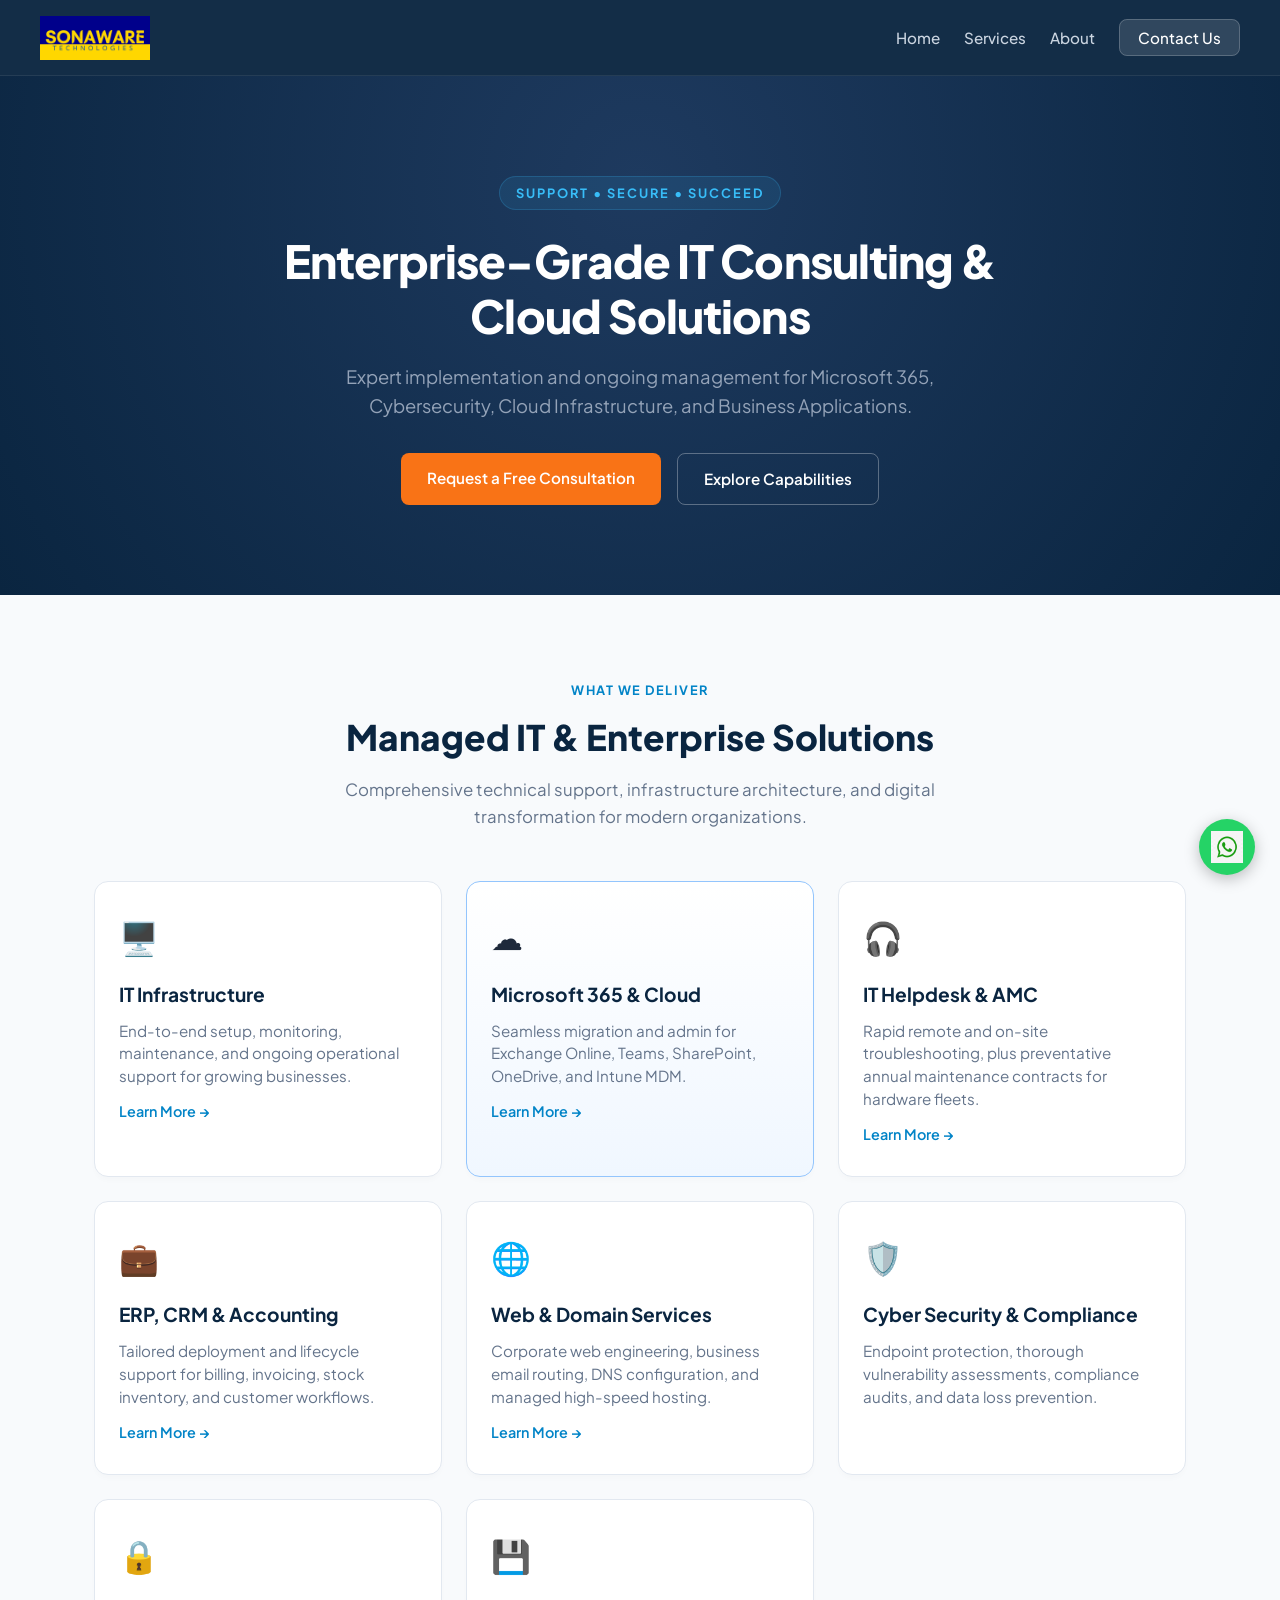
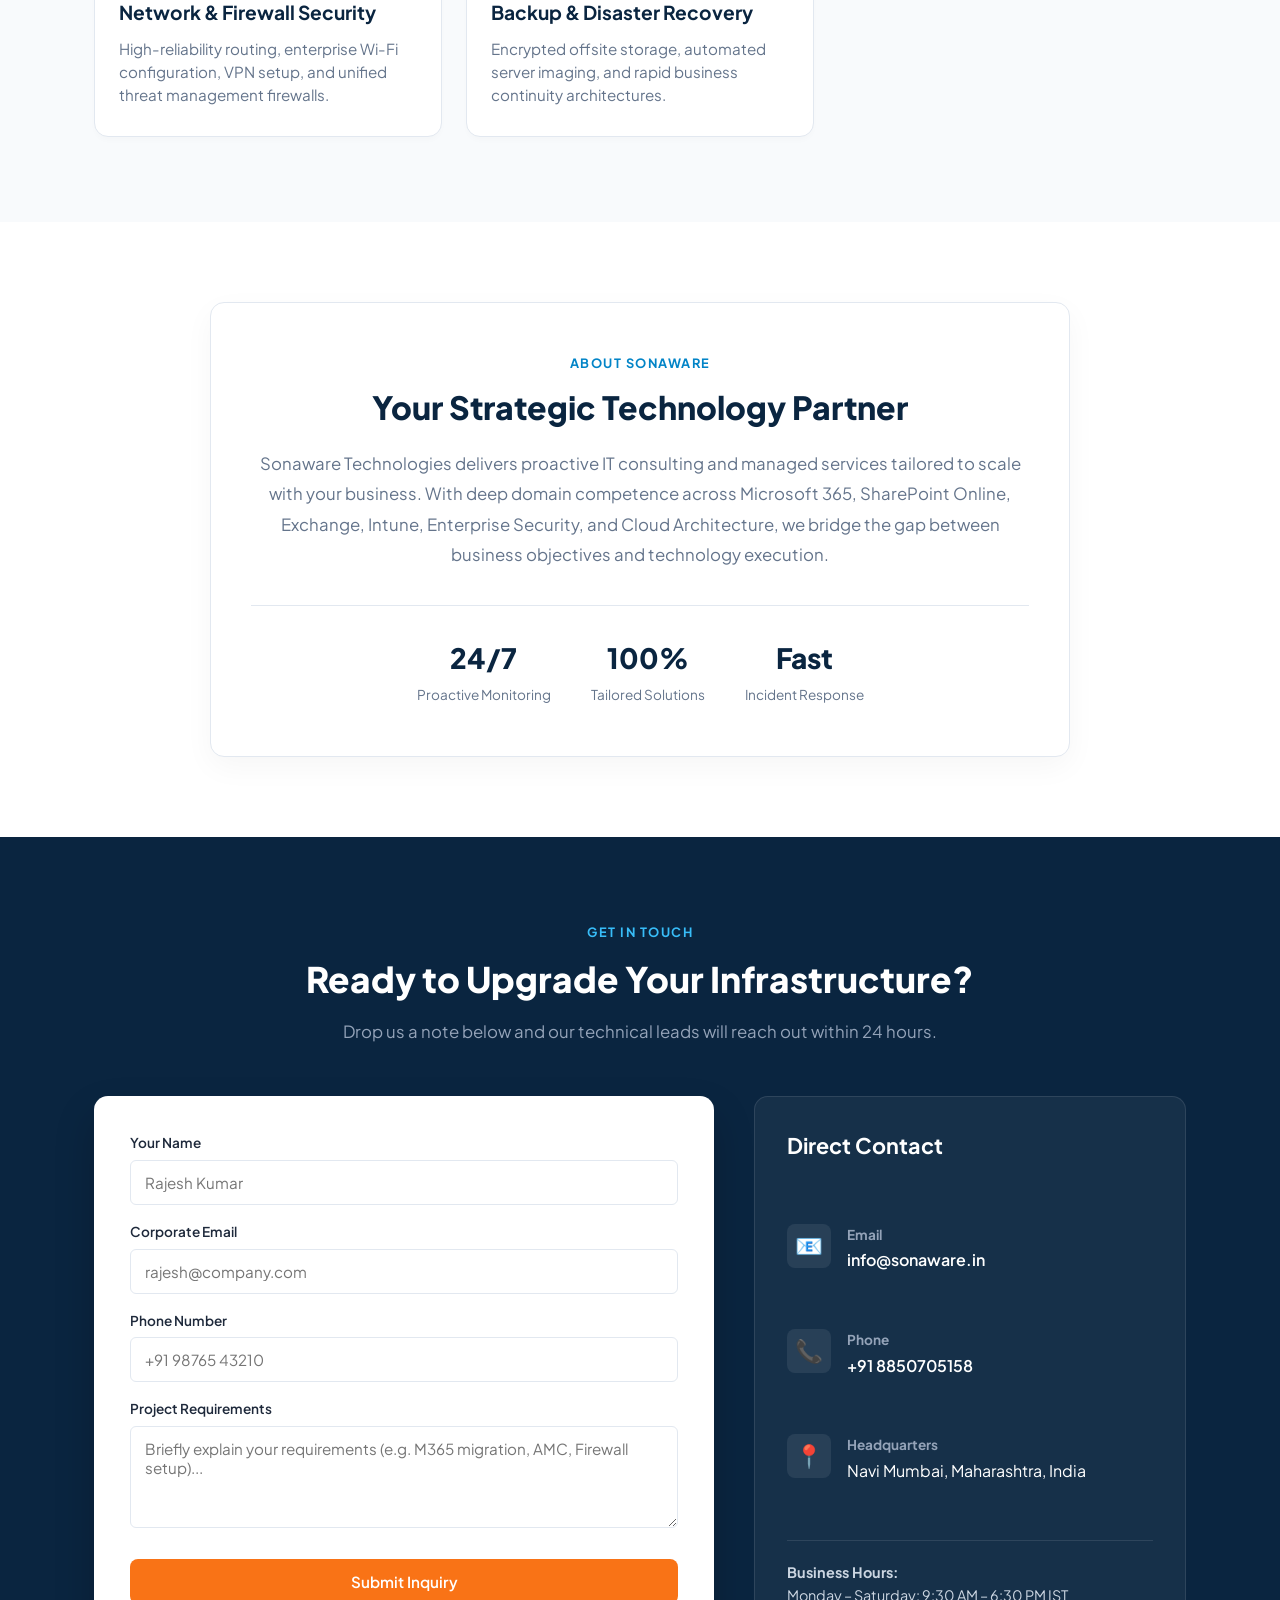
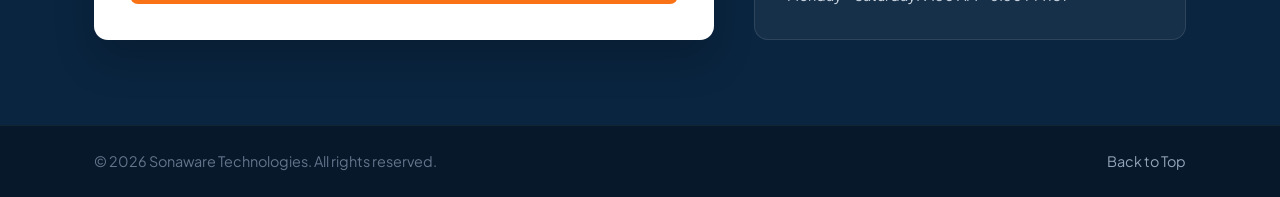
<file: index.html>
<!DOCTYPE html>
<html lang="en">
<head>
  <meta charset="UTF-8">
  <meta name="viewport" content="width=device-width, initial-scale=1.0">
  <title>Sonaware Technologies | Enterprise IT Consulting & Solutions</title>
  
  <!-- Favicons -->
  <link rel="icon" href="images/favicon.ico">
  <link rel="shortcut icon" href="images/favicon.ico">
  <link rel="apple-touch-icon" href="images/favicon.ico">
  
  <!-- Fonts -->
  <link rel="preconnect" href="https://fonts.googleapis.com">
  <link rel="preconnect" href="https://fonts.gstatic.com" crossorigin>
  <link href="https://fonts.googleapis.com/css2?family=Plus+Jakarta+Sans:wght@400;500;600;700;800&display=swap" rel="stylesheet">
  
  <link rel="stylesheet" href="css/style.css">
</head>
<body>

  <!-- Header / Navigation -->
  <header>
    <nav class="navbar">
      <div class="logo">
        <img src="images/Rectangle.png" alt="Sonaware Technologies Logo">
      </div>
      <ul class="nav-links">
        <li><a href="#home">Home</a></li>
        <li><a href="#services">Services</a></li>
        <li><a href="#about">About</a></li>
        <li><a href="#contact" class="nav-cta">Contact Us</a></li>
      </ul>
    </nav>
  </header>

  <!-- Hero Section -->
  <section id="home" class="hero">
    <div class="container hero-content">
      <div class="hero-badge">SUPPORT • SECURE • SUCCEED</div>
      <h1>Enterprise-Grade IT Consulting & Cloud Solutions</h1>
      <p class="hero-subtext">
        Expert implementation and ongoing management for Microsoft 365, Cybersecurity, Cloud Infrastructure, and Business Applications.
      </p>
      <div class="hero-actions">
        <a href="#contact" class="btn btn-primary">Request a Free Consultation</a>
        <a href="#services" class="btn btn-outline">Explore Capabilities</a>
      </div>
    </div>
  </section>

  <!-- Services Section -->
  <section id="services" class="services-section">
    <div class="container">
      <div class="section-title">
        <span class="sub-heading">What We Deliver</span>
        <h2>Managed IT & Enterprise Solutions</h2>
        <p>Comprehensive technical support, infrastructure architecture, and digital transformation for modern organizations.</p>
      </div>

      <div class="services-grid">
          <div class="card" onclick="location.href='it-infrastructure-service.html'" style="cursor: pointer;">
          <div class="card-icon">🖥️</div>
          <h3>IT Infrastructure</h3>
          <p>End-to-end setup, monitoring, maintenance, and ongoing operational support for growing businesses.</p>
          <a href="it-infrastructure-service.html" style="display:inline-block; margin-top:12px; color:var(--secondary-blue); font-weight:600; text-decoration:none; font-size:0.9rem;">Learn More →</a>
        </div>

        <div class="card highlight" onclick="location.href='m365-cloud-service.html'" style="cursor: pointer;">
          <div class="card-icon">☁️</div>
          <h3>Microsoft 365 & Cloud</h3>
          <p>Seamless migration and admin for Exchange Online, Teams, SharePoint, OneDrive, and Intune MDM.</p>
          <a href="m365-cloud-service.html" style="display:inline-block; margin-top:12px; color:var(--secondary-blue); font-weight:600; text-decoration:none; font-size:0.9rem;">Learn More →</a>
        </div>

        <div class="card" onclick="location.href='it-helpdesk-amc-service.html'" style="cursor: pointer;">
          <div class="card-icon">🎧</div>
          <h3>IT Helpdesk & AMC</h3>
          <p>Rapid remote and on-site troubleshooting, plus preventative annual maintenance contracts for hardware fleets.</p>
          <a href="it-helpdesk-amc-service.html" style="display:inline-block; margin-top:12px; color:var(--secondary-blue); font-weight:600; text-decoration:none; font-size:0.9rem;">Learn More →</a>
        </div>

        <div class="card" onclick="location.href='accounting-service.html'" style="cursor: pointer;">
          <div class="card-icon">💼</div>
          <h3>ERP, CRM & Accounting</h3>
          <p>Tailored deployment and lifecycle support for billing, invoicing, stock inventory, and customer workflows.</p>
          <a href="accounting-service.html" style="display:inline-block; margin-top:12px; color:var(--secondary-blue); font-weight:600; text-decoration:none; font-size:0.9rem;">Learn More →</a>
        </div>

        <div class="card" onclick="location.href='web-domain-service.html'" style="cursor: pointer;">
          <div class="card-icon">🌐</div>
          <h3>Web & Domain Services</h3>
          <p>Corporate web engineering, business email routing, DNS configuration, and managed high-speed hosting.</p>
          <a href="web-domain-service.html" style="display:inline-block; margin-top:12px; color:var(--secondary-blue); font-weight:600; text-decoration:none; font-size:0.9rem;">Learn More →</a>
        </div>

        <div class="card">
          <div class="card-icon">🛡️</div>
          <h3>Cyber Security & Compliance</h3>
          <p>Endpoint protection, thorough vulnerability assessments, compliance audits, and data loss prevention.</p>
        </div>

        <div class="card">
          <div class="card-icon">🔒</div>
          <h3>Network & Firewall Security</h3>
          <p>High-reliability routing, enterprise Wi-Fi configuration, VPN setup, and unified threat management firewalls.</p>
        </div>

        <div class="card">
          <div class="card-icon">💾</div>
          <h3>Backup & Disaster Recovery</h3>
          <p>Encrypted offsite storage, automated server imaging, and rapid business continuity architectures.</p>
        </div>
        
      </div>
    </div>
  </section>

  <!-- About Section -->
  <section id="about" class="about-section">
    <div class="container">
      <div class="about-card">
        <span class="sub-heading">About Sonaware</span>
        <h2>Your Strategic Technology Partner</h2>
        <p>
          Sonaware Technologies delivers proactive IT consulting and managed services tailored to scale with your business. With deep domain competence across Microsoft 365, SharePoint Online, Exchange, Intune, Enterprise Security, and Cloud Architecture, we bridge the gap between business objectives and technology execution.
        </p>
        <div class="stats-row">
          <div class="stat-box">
            <span class="stat-num">24/7</span>
            <span class="stat-label">Proactive Monitoring</span>
          </div>
          <div class="stat-box">
            <span class="stat-num">100%</span>
            <span class="stat-label">Tailored Solutions</span>
          </div>
          <div class="stat-box">
            <span class="stat-num">Fast</span>
            <span class="stat-label">Incident Response</span>
          </div>
        </div>
      </div>
    </div>
  </section>

  <!-- Contact Section -->
  <section id="contact" class="contact-section">
    <div class="container">
      <div class="section-title text-white">
        <span class="sub-heading light">Get In Touch</span>
        <h2>Ready to Upgrade Your Infrastructure?</h2>
        <p>Drop us a note below and our technical leads will reach out within 24 hours.</p>
      </div>

      <div class="contact-wrapper">
        <!-- Form -->
        <div class="contact-form-box">
          <form action="https://api.web3forms.com/submit" method="POST">
            <input type="hidden" name="access_key" value="66d0aa33-038e-4033-ad7d-0d38daa82963">
            
            <div class="form-group">
              <label for="name">Your Name</label>
              <input type="text" id="name" name="name" placeholder="Rajesh Kumar" required>
            </div>

            <div class="form-group">
              <label for="email">Corporate Email</label>
              <input type="email" id="email" name="email" placeholder="rajesh@company.com" required>
            </div>

            <div class="form-group">
              <label for="phone">Phone Number</label>
              <input type="text" id="phone" name="phone" placeholder="+91 98765 43210">
            </div>

            <div class="form-group">
              <label for="message">Project Requirements</label>
              <textarea id="message" name="message" rows="4" placeholder="Briefly explain your requirements (e.g. M365 migration, AMC, Firewall setup)..." required></textarea>
            </div>

            <button type="submit" class="btn btn-submit">Submit Inquiry</button>
          </form>
        </div>

        <!-- Contact Cards -->
        <div class="contact-details-box">
          <h3>Direct Contact</h3>
          
          <div class="info-card">
            <div class="info-icon">📧</div>
            <div>
              <strong>Email</strong>
              <p><a href="mailto:info@sonaware.in">info@sonaware.in</a></p>
            </div>
          </div>

          <div class="info-card">
            <div class="info-icon">📞</div>
            <div>
              <strong>Phone</strong>
              <p><a href="tel:+918850705158">+91 8850705158</a></p>
            </div>
          </div>

          <div class="info-card">
            <div class="info-icon">📍</div>
            <div>
              <strong>Headquarters</strong>
              <p>Navi Mumbai, Maharashtra, India</p>
            </div>
          </div>

          <div class="operating-hours">
            <strong>Business Hours:</strong>
            <p>Monday – Saturday: 9:30 AM – 6:30 PM IST</p>
          </div>
        </div>
      </div>
    </div>
  </section>

  <!-- Floating WhatsApp Action -->
  <a href="https://wa.me/918850705158?text=Hello%20Sonaware%20Technologies,%20I%20would%20like%20to%20inquire%20about%20your%20services." 
     class="whatsapp-float" 
     target="_blank" 
     rel="noopener noreferrer" 
     aria-label="Chat on WhatsApp">
    <img src="images/whatsapp.png" alt="WhatsApp">
  </a>

  <!-- Footer -->
  <footer>
    <div class="container footer-content">
      <p>© 2026 Sonaware Technologies. All rights reserved.</p>
      <div class="footer-meta">
        <a href="#home">Back to Top</a>
      </div>
    </div>
  </footer>

</body>
</html>
</file>
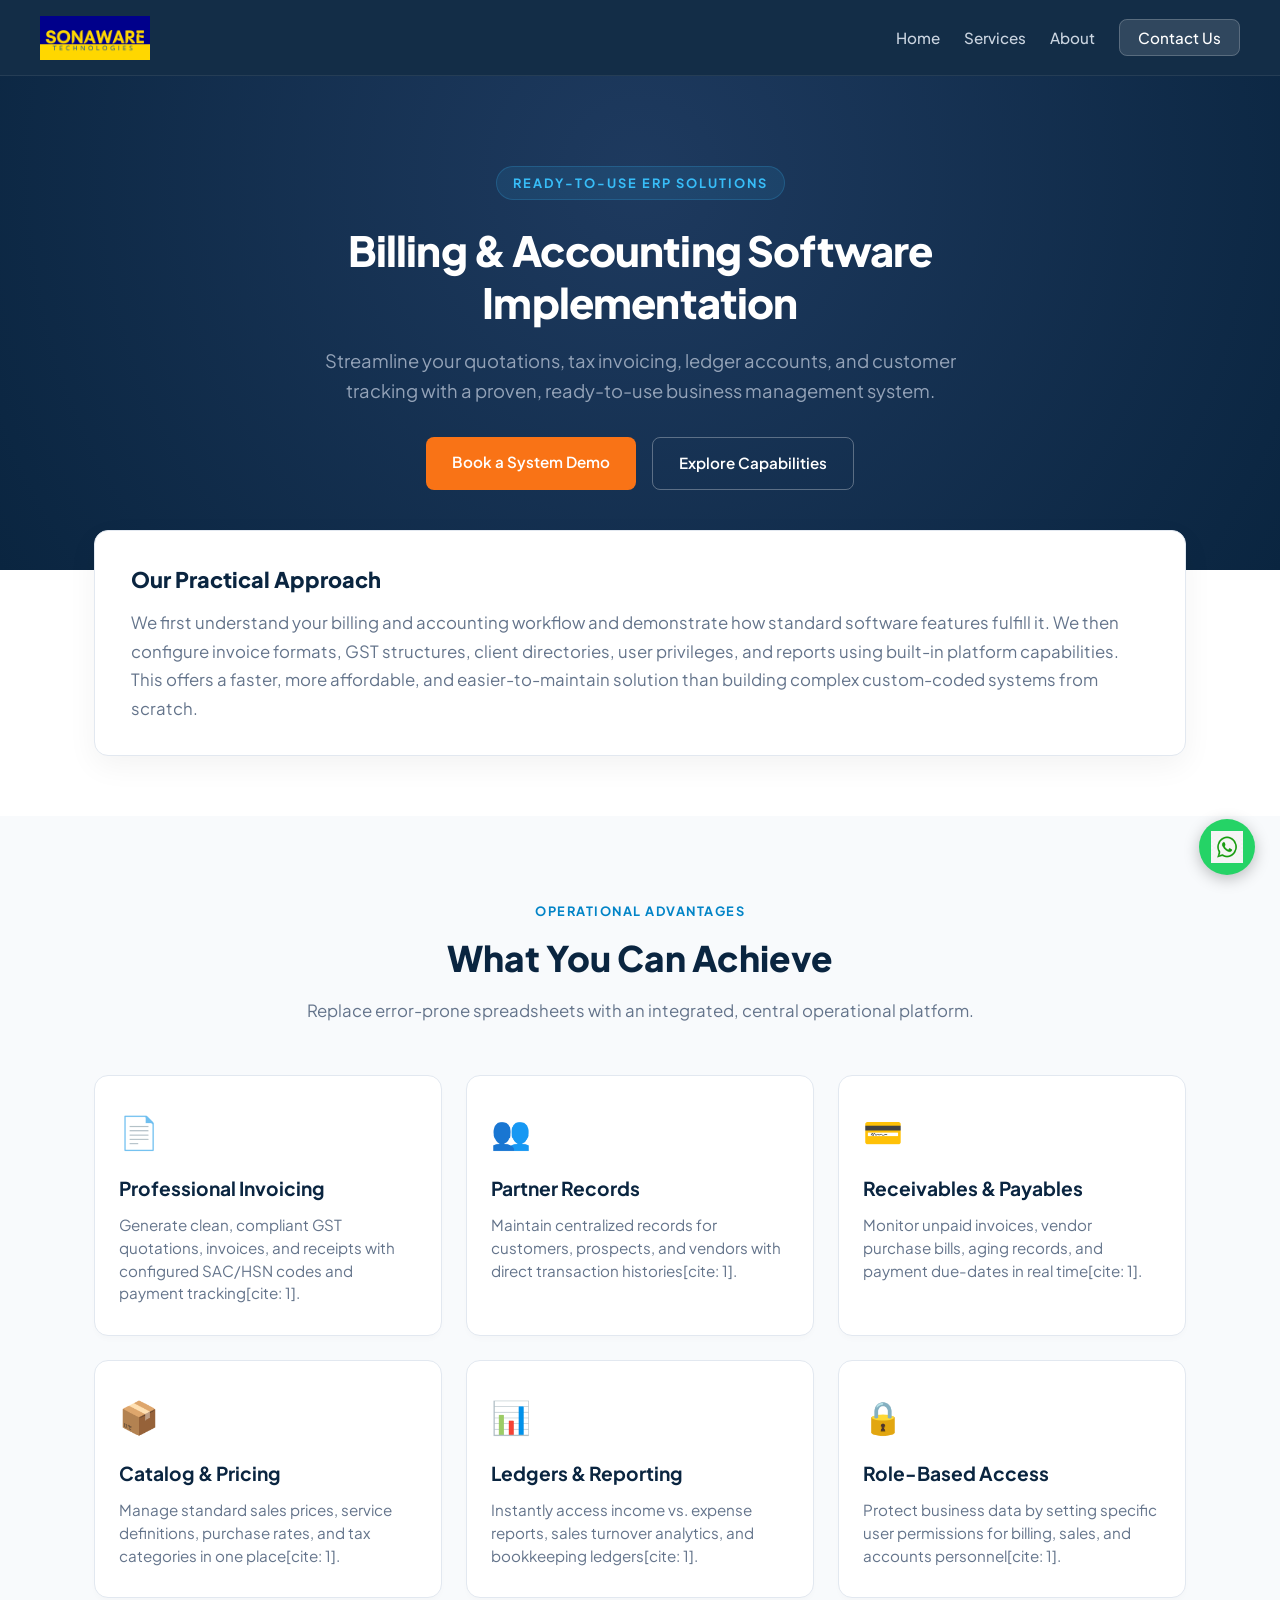
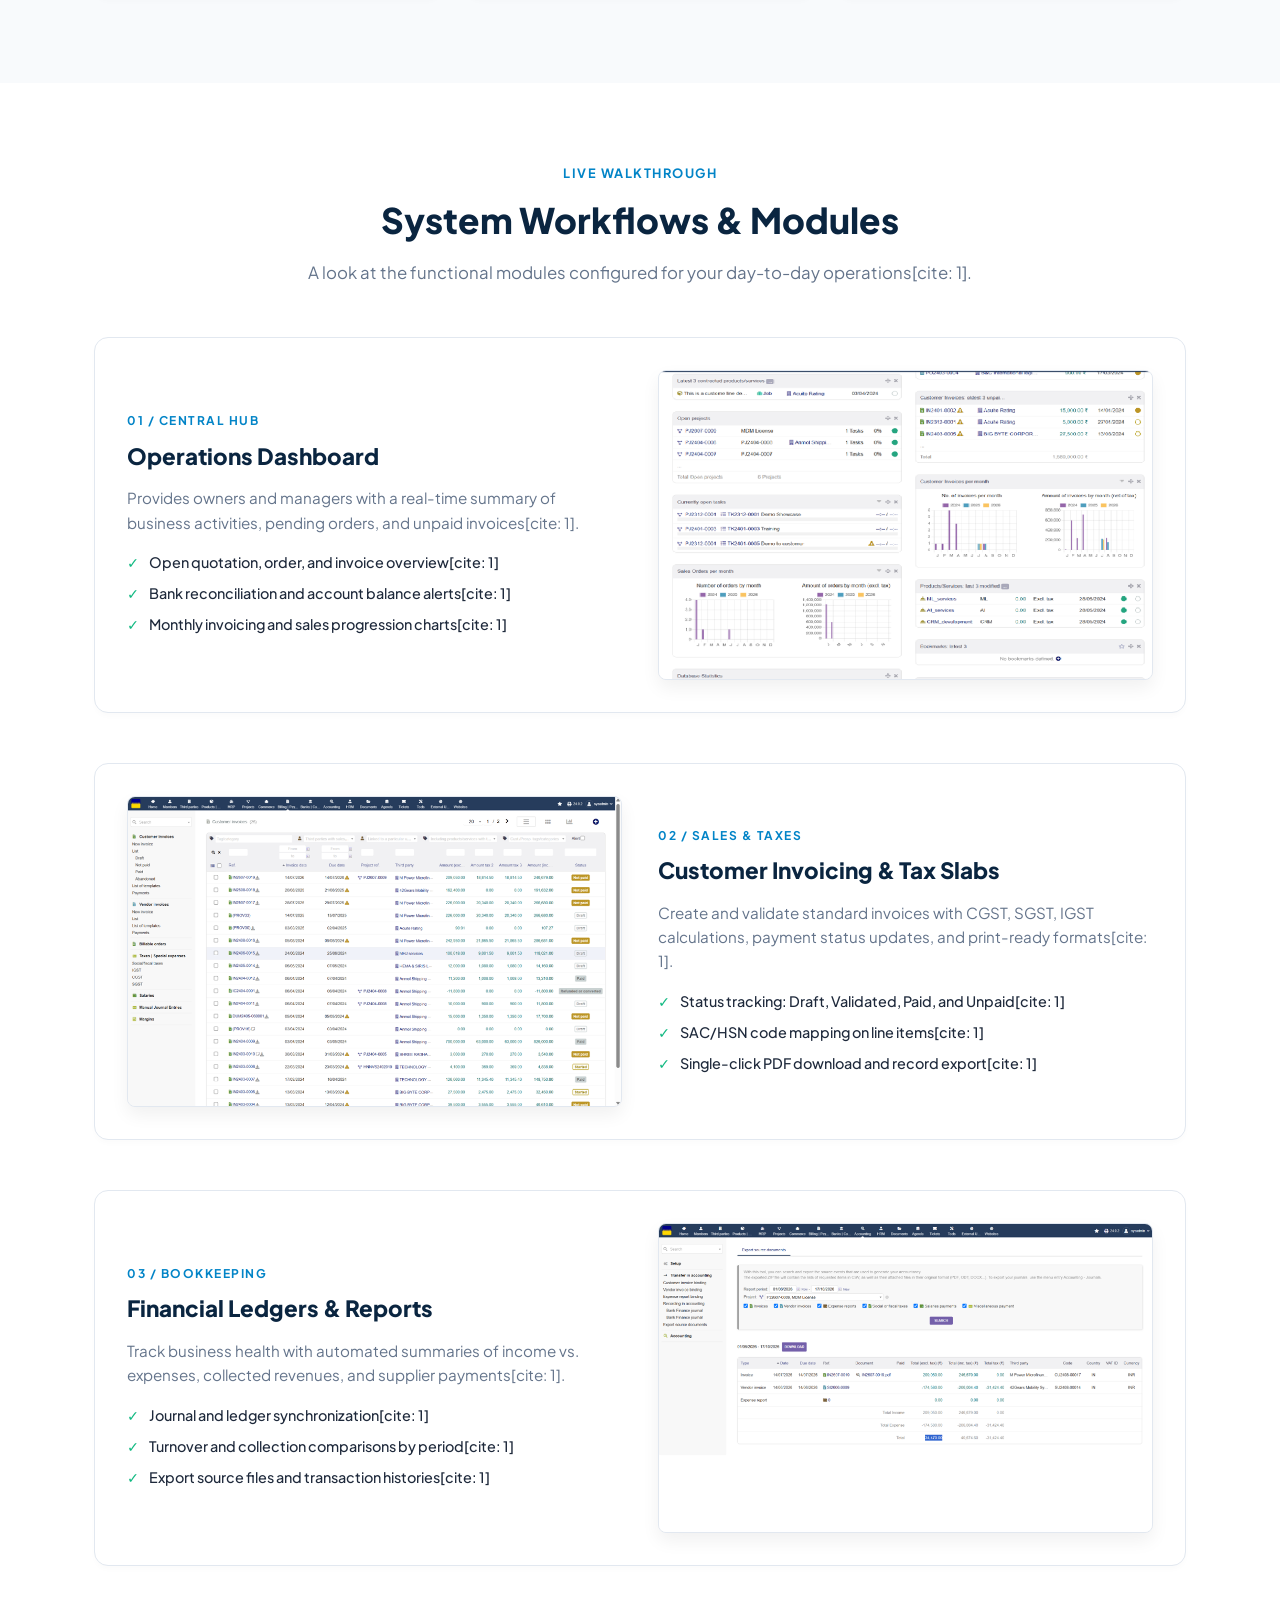
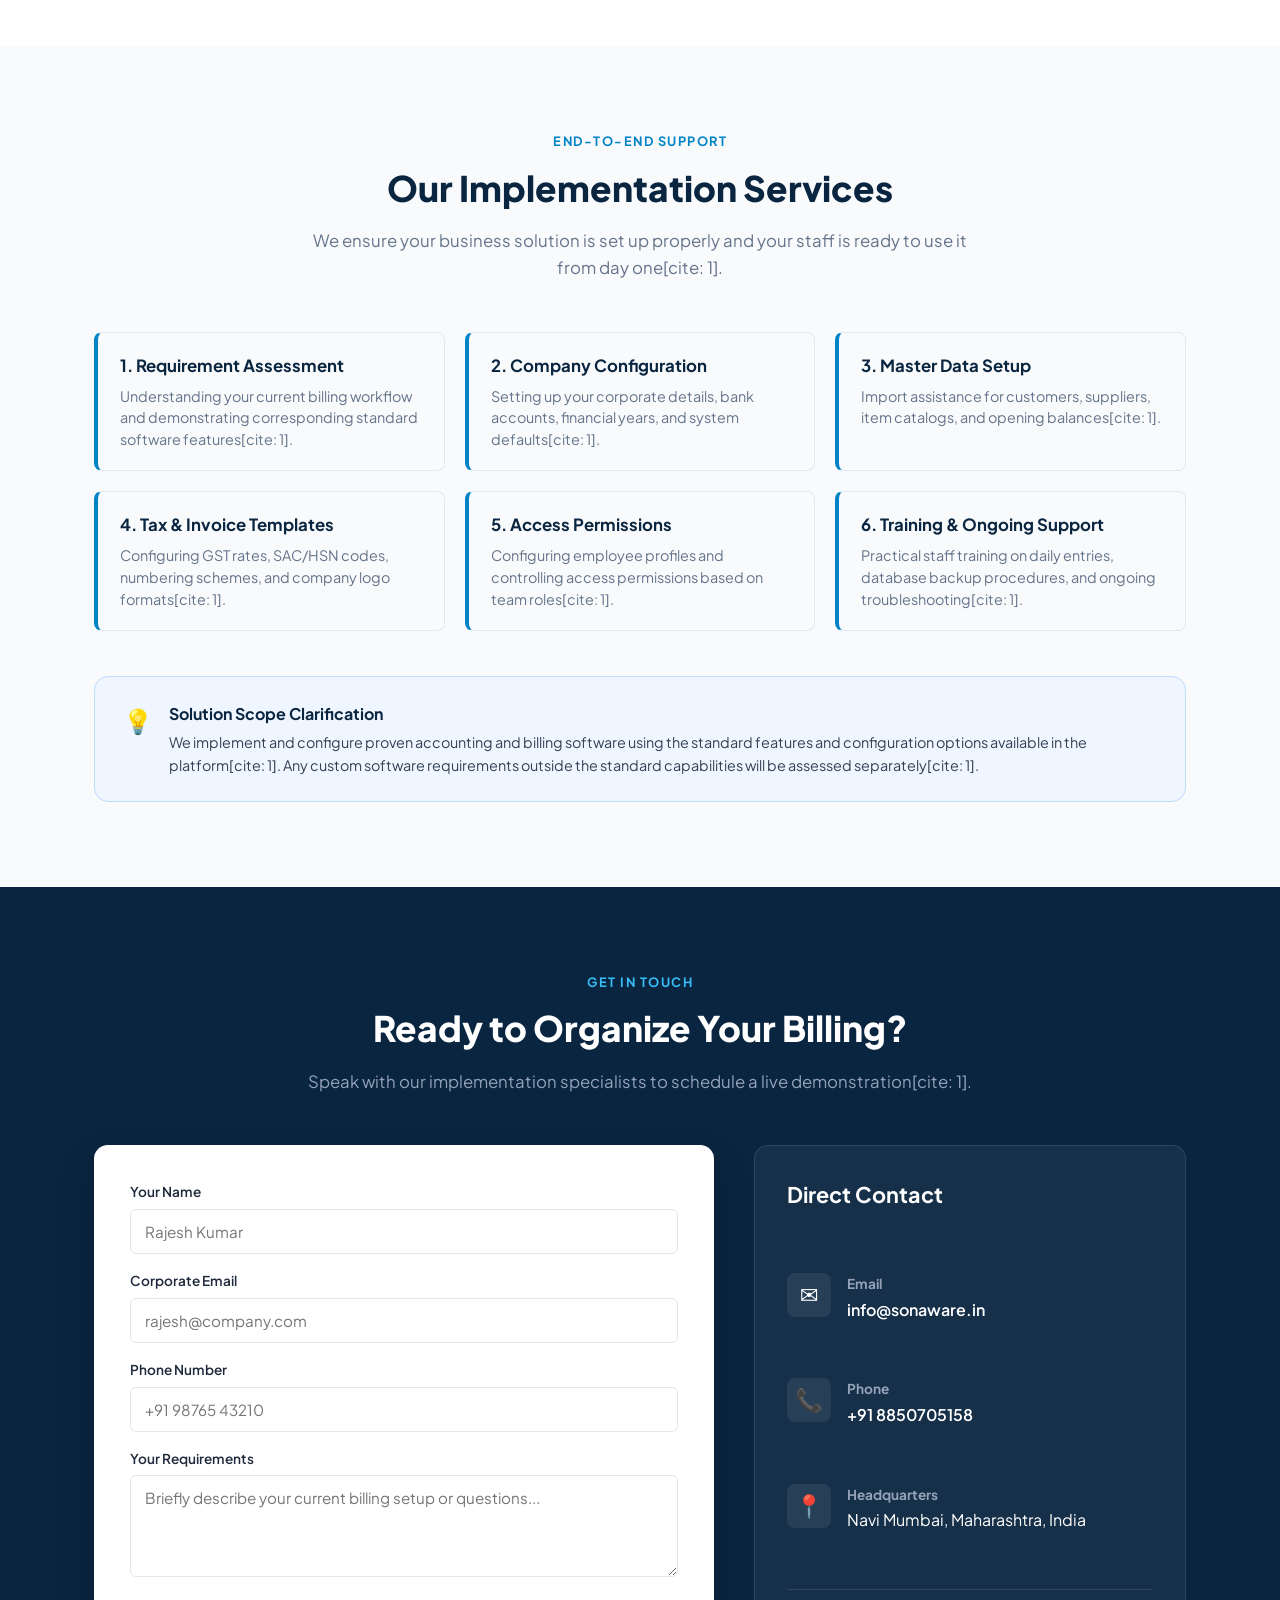
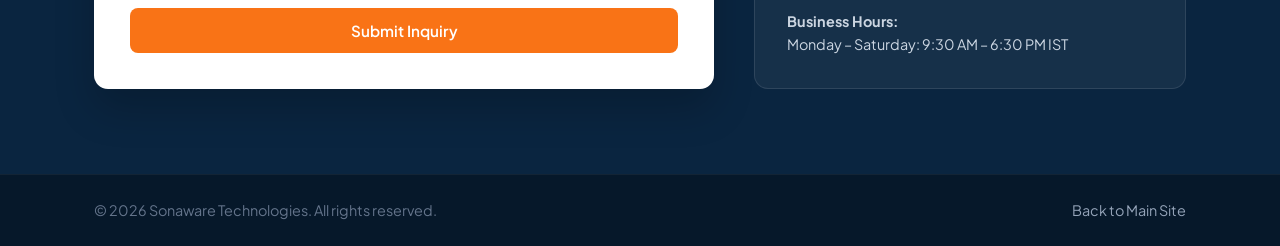
<file: accounting-service.html>
<!DOCTYPE html>
<html lang="en">
<head>
  <meta charset="UTF-8">
  <meta name="viewport" content="width=device-width, initial-scale=1.0">
  <title>Ready-to-Use Accounting & Billing Solutions | Sonaware Technologies</title>
  
  <!-- Favicons -->
  <link rel="icon" href="images/favicon.ico">
  <link rel="shortcut icon" href="images/favicon.ico">
  <link rel="apple-touch-icon" href="images/favicon.ico">
  
  <!-- Fonts -->
  <link rel="preconnect" href="https://fonts.googleapis.com">
  <link rel="preconnect" href="https://fonts.gstatic.com" crossorigin>
  <link href="https://fonts.googleapis.com/css2?family=Plus+Jakarta+Sans:wght@400;500;600;700;800&display=swap" rel="stylesheet">
  
  <link rel="stylesheet" href="css/style.css">

  <style>
    /* Page-Specific Styles */
    .service-hero {
      margin-top: 76px;
      background: radial-gradient(circle at 50% 20%, #1e3a5f 0%, #0A2540 100%);
      color: #ffffff;
      text-align: center;
      padding: 90px 20px 80px;
    }

    .service-hero h1 {
      font-size: 2.6rem;
      font-weight: 800;
      line-height: 1.25;
      letter-spacing: -0.02em;
      margin-bottom: 18px;
    }

    .approach-banner {
      background: #ffffff;
      border: 1px solid var(--card-border);
      border-radius: var(--radius-lg);
      padding: 32px 36px;
      margin-top: -40px;
      margin-bottom: 60px;
      box-shadow: 0 10px 30px rgba(0, 0, 0, 0.05);
      position: relative;
      z-index: 10;
    }

    .approach-banner h3 {
      font-size: 1.35rem;
      color: var(--primary-navy);
      font-weight: 800;
      margin-bottom: 12px;
    }

    .approach-banner p {
      color: var(--text-muted);
      font-size: 1.05rem;
      line-height: 1.7;
    }

    .workflow-container {
      display: flex;
      flex-direction: column;
      gap: 50px;
      margin-top: 40px;
    }

    .workflow-row {
      display: grid;
      grid-template-columns: 1fr 1fr;
      gap: 36px;
      align-items: center;
      background: #ffffff;
      border: 1px solid var(--card-border);
      border-radius: var(--radius-lg);
      padding: 32px;
      box-shadow: 0 4px 6px -1px rgba(0, 0, 0, 0.02);
    }

    .workflow-row.reverse {
      direction: rtl;
    }

    .workflow-row.reverse .workflow-text {
      direction: ltr;
    }

    .step-pill {
      display: inline-block;
      font-size: 0.75rem;
      font-weight: 700;
      letter-spacing: 1.5px;
      color: var(--secondary-blue);
      text-transform: uppercase;
      margin-bottom: 8px;
    }

    .workflow-text h3 {
      font-size: 1.4rem;
      font-weight: 800;
      color: var(--primary-navy);
      margin-bottom: 12px;
    }

    .workflow-text p {
      color: var(--text-muted);
      font-size: 0.95rem;
      margin-bottom: 16px;
      line-height: 1.6;
    }

    .workflow-features {
      list-style: none;
      padding: 0;
    }

    .workflow-features li {
      position: relative;
      padding-left: 22px;
      margin-bottom: 8px;
      color: var(--text-main);
      font-size: 0.9rem;
      font-weight: 500;
    }

    .workflow-features li::before {
      content: "✓";
      position: absolute;
      left: 0;
      color: #10b981;
      font-weight: 700;
    }

    .workflow-img-box {
      border-radius: var(--radius-md);
      overflow: hidden;
      border: 1px solid var(--card-border);
      box-shadow: 0 8px 18px rgba(0, 0, 0, 0.06);
      background: var(--bg-slate);
    }

    .workflow-img-box img {
      width: 100%;
      height: auto;
      display: block;
    }

    .impl-grid {
      display: grid;
      grid-template-columns: repeat(auto-fit, minmax(280px, 1fr));
      gap: 20px;
      margin-top: 30px;
    }

    .impl-item {
      background: var(--bg-slate);
      border: 1px solid var(--card-border);
      border-left: 4px solid var(--secondary-blue);
      border-radius: var(--radius-md);
      padding: 20px 22px;
    }

    .impl-item h4 {
      font-size: 1.05rem;
      color: var(--primary-navy);
      margin-bottom: 6px;
      font-weight: 700;
    }

    .impl-item p {
      font-size: 0.9rem;
      color: var(--text-muted);
      line-height: 1.5;
    }

    .scope-box {
      background: #eff6ff;
      border: 1px solid #bfdbfe;
      border-radius: var(--radius-lg);
      padding: 24px 28px;
      margin-top: 45px;
      display: flex;
      gap: 16px;
      align-items: flex-start;
    }

    .scope-box span {
      font-size: 1.5rem;
    }

    .scope-box h4 {
      font-size: 1rem;
      color: var(--primary-navy);
      font-weight: 700;
      margin-bottom: 4px;
    }

    .scope-box p {
      font-size: 0.9rem;
      color: #334155;
      line-height: 1.6;
      margin: 0;
    }

    @media (max-width: 768px) {
      .service-hero h1 { font-size: 2rem; }
      .workflow-row, .workflow-row.reverse {
        grid-template-columns: 1fr;
        direction: ltr;
        padding: 24px;
      }
      .workflow-row.reverse .workflow-text {
        direction: ltr;
      }
      .approach-banner {
        margin-top: -20px;
        padding: 24px;
      }
    }
  </style>
</head>
<body>

  <!-- Header / Navigation -->
  <header>
    <nav class="navbar">
      <div class="logo">
        <a href="index.html">
          <img src="images/Rectangle.png" alt="Sonaware Technologies Logo">
        </a>
      </div>
      <ul class="nav-links">
        <li><a href="index.html#home">Home</a></li>
        <li><a href="index.html#services">Services</a></li>
        <li><a href="index.html#about">About</a></li>
        <li><a href="#contact" class="nav-cta">Contact Us</a></li>
      </ul>
    </nav>
  </header>

  <!-- Hero Section -->
  <section class="service-hero">
    <div class="container hero-content">
      <div class="hero-badge">READY-TO-USE ERP SOLUTIONS</div>
      <h1>Billing & Accounting Software Implementation</h1>
      <p class="hero-subtext">
        Streamline your quotations, tax invoicing, ledger accounts, and customer tracking with a proven, ready-to-use business management system.
      </p>
      <div class="hero-actions">
        <a href="#contact" class="btn btn-primary">Book a System Demo</a>
        <a href="#features" class="btn btn-outline">Explore Capabilities</a>
      </div>
    </div>
  </section>

  <!-- Value & Positioning Approach Banner -->
  <section>
    <div class="container">
      <div class="approach-banner">
        <h3>Our Practical Approach</h3>
        <p>
          We first understand your billing and accounting workflow and demonstrate how standard software features fulfill it. We then configure invoice formats, GST structures, client directories, user privileges, and reports using built-in platform capabilities. This offers a faster, more affordable, and easier-to-maintain solution than building complex custom-coded systems from scratch.
        </p>
      </div>
    </div>
  </section>

  <!-- Key Capabilities Grid -->
  <section id="features" class="services-section">
    <div class="container">
      <div class="section-title">
        <span class="sub-heading">Operational Advantages</span>
        <h2>What You Can Achieve</h2>
        <p>Replace error-prone spreadsheets with an integrated, central operational platform.</p>
      </div>

      <div class="services-grid">
        <div class="card">
          <div class="card-icon">📄</div>
          <h3>Professional Invoicing</h3>
          <p>Generate clean, compliant GST quotations, invoices, and receipts with configured SAC/HSN codes and payment tracking[cite: 1].</p>
        </div>
        <div class="card">
          <div class="card-icon">👥</div>
          <h3>Partner Records</h3>
          <p>Maintain centralized records for customers, prospects, and vendors with direct transaction histories[cite: 1].</p>
        </div>
        <div class="card">
          <div class="card-icon">💳</div>
          <h3>Receivables & Payables</h3>
          <p>Monitor unpaid invoices, vendor purchase bills, aging records, and payment due-dates in real time[cite: 1].</p>
        </div>
        <div class="card">
          <div class="card-icon">📦</div>
          <h3>Catalog & Pricing</h3>
          <p>Manage standard sales prices, service definitions, purchase rates, and tax categories in one place[cite: 1].</p>
        </div>
        <div class="card">
          <div class="card-icon">📊</div>
          <h3>Ledgers & Reporting</h3>
          <p>Instantly access income vs. expense reports, sales turnover analytics, and bookkeeping ledgers[cite: 1].</p>
        </div>
        <div class="card">
          <div class="card-icon">🔒</div>
          <h3>Role-Based Access</h3>
          <p>Protect business data by setting specific user permissions for billing, sales, and accounts personnel[cite: 1].</p>
        </div>
      </div>
    </div>
  </section>

  <!-- Dolibarr Workflow Showcase -->
  <section class="about-section">
    <div class="container">
      <div class="section-title">
        <span class="sub-heading">Live Walkthrough</span>
        <h2>System Workflows & Modules</h2>
        <p>A look at the functional modules configured for your day-to-day operations[cite: 1].</p>
      </div>

      <div class="workflow-container">
        <!-- 1. Dashboard -->
        <div class="workflow-row">
          <div class="workflow-text">
            <span class="step-pill">01 / Central Hub</span>
            <h3>Operations Dashboard</h3>
            <p>Provides owners and managers with a real-time summary of business activities, pending orders, and unpaid invoices[cite: 1].</p>
            <ul class="workflow-features">
              <li>Open quotation, order, and invoice overview[cite: 1]</li>
              <li>Bank reconciliation and account balance alerts[cite: 1]</li>
              <li>Monthly invoicing and sales progression charts[cite: 1]</li>
            </ul>
          </div>
          <div class="workflow-img-box">
            <!-- Add your Dolibarr Dashboard screenshot here -->
            <img src="images/dashboard.png" alt="Operations Dashboard" onerror="this.src='https://placehold.co/600x380/0A2540/ffffff?text=Dashboard+Overview'">
          </div>
        </div>

        <!-- 2. Customer Invoices -->
        <div class="workflow-row reverse">
          <div class="workflow-text">
            <span class="step-pill">02 / Sales & Taxes</span>
            <h3>Customer Invoicing & Tax Slabs</h3>
            <p>Create and validate standard invoices with CGST, SGST, IGST calculations, payment status updates, and print-ready formats[cite: 1].</p>
            <ul class="workflow-features">
              <li>Status tracking: Draft, Validated, Paid, and Unpaid[cite: 1]</li>
              <li>SAC/HSN code mapping on line items[cite: 1]</li>
              <li>Single-click PDF download and record export[cite: 1]</li>
            </ul>
          </div>
          <div class="workflow-img-box">
            <!-- Add your Customer Invoices screenshot here -->
            <img src="images/customer-invoices.png" alt="Customer Invoicing" onerror="this.src='https://placehold.co/600x380/0A2540/ffffff?text=Customer+Invoices+Module'">
          </div>
        </div>

        <!-- 3. Reports & Ledgers -->
        <div class="workflow-row">
          <div class="workflow-text">
            <span class="step-pill">03 / Bookkeeping</span>
            <h3>Financial Ledgers & Reports</h3>
            <p>Track business health with automated summaries of income vs. expenses, collected revenues, and supplier payments[cite: 1].</p>
            <ul class="workflow-features">
              <li>Journal and ledger synchronization[cite: 1]</li>
              <li>Turnover and collection comparisons by period[cite: 1]</li>
              <li>Export source files and transaction histories[cite: 1]</li>
            </ul>
          </div>
          <div class="workflow-img-box">
            <!-- Add your Financial Report screenshot here -->
            <img src="images/reports.png" alt="Accounting Reports" onerror="this.src='https://placehold.co/600x380/0A2540/ffffff?text=Financial+Reporting'">
          </div>
        </div>
      </div>
    </div>
  </section>

  <!-- Implementation Services Section -->
  <section class="services-section">
    <div class="container">
      <div class="section-title">
        <span class="sub-heading">End-to-End Support</span>
        <h2>Our Implementation Services</h2>
        <p>We ensure your business solution is set up properly and your staff is ready to use it from day one[cite: 1].</p>
      </div>

      <div class="impl-grid">
        <div class="impl-item">
          <h4>1. Requirement Assessment</h4>
          <p>Understanding your current billing workflow and demonstrating corresponding standard software features[cite: 1].</p>
        </div>
        <div class="impl-item">
          <h4>2. Company Configuration</h4>
          <p>Setting up your corporate details, bank accounts, financial years, and system defaults[cite: 1].</p>
        </div>
        <div class="impl-item">
          <h4>3. Master Data Setup</h4>
          <p>Import assistance for customers, suppliers, item catalogs, and opening balances[cite: 1].</p>
        </div>
        <div class="impl-item">
          <h4>4. Tax & Invoice Templates</h4>
          <p>Configuring GST rates, SAC/HSN codes, numbering schemes, and company logo formats[cite: 1].</p>
        </div>
        <div class="impl-item">
          <h4>5. Access Permissions</h4>
          <p>Configuring employee profiles and controlling access permissions based on team roles[cite: 1].</p>
        </div>
        <div class="impl-item">
          <h4>6. Training & Ongoing Support</h4>
          <p>Practical staff training on daily entries, database backup procedures, and ongoing troubleshooting[cite: 1].</p>
        </div>
      </div>

      <!-- Scope Clarification Box -->
      <div class="scope-box">
        <span>💡</span>
        <div>
          <h4>Solution Scope Clarification</h4>
          <p>We implement and configure proven accounting and billing software using the standard features and configuration options available in the platform[cite: 1]. Any custom software requirements outside the standard capabilities will be assessed separately[cite: 1].</p>
        </div>
      </div>
    </div>
  </section>

  <!-- Contact Section (Uses your existing Web3Forms key) -->
  <section id="contact" class="contact-section">
    <div class="container">
      <div class="section-title text-white">
        <span class="sub-heading light">Get In Touch</span>
        <h2>Ready to Organize Your Billing?</h2>
        <p>Speak with our implementation specialists to schedule a live demonstration[cite: 1].</p>
      </div>
      <div class="contact-wrapper">
        <!-- Form -->
        <div class="contact-form-box">
          <form action="https://api.web3forms.com/submit" method="POST">
            <input type="hidden" name="access_key" value="66d0aa33-038e-4033-ad7d-0d38daa82963">
            <input type="hidden" name="subject" value="New Inquiry: Accounting & Billing Solution">
            
            <div class="form-group">
              <label for="name">Your Name</label>
              <input type="text" id="name" name="name" placeholder="Rajesh Kumar" required>
            </div>
            <div class="form-group">
              <label for="email">Corporate Email</label>
              <input type="email" id="email" name="email" placeholder="rajesh@company.com" required>
            </div>
            <div class="form-group">
              <label for="phone">Phone Number</label>
              <input type="text" id="phone" name="phone" placeholder="+91 98765 43210">
            </div>
            <div class="form-group">
              <label for="message">Your Requirements</label>
              <textarea id="message" name="message" rows="4" placeholder="Briefly describe your current billing setup or questions..." required></textarea>
            </div>
            <button type="submit" class="btn btn-submit">Submit Inquiry</button>
          </form>
        </div>

        <!-- Contact Cards -->
        <div class="contact-details-box">
          <h3>Direct Contact</h3>
          
          <div class="info-card">
            <div class="info-icon">✉️</div>
            <div>
              <strong>Email</strong>
              <p><a href="mailto:info@sonaware.in">info@sonaware.in</a></p>
            </div>
          </div>
          <div class="info-card">
            <div class="info-icon">📞</div>
            <div>
              <strong>Phone</strong>
              <p><a href="tel:+918850705158">+91 8850705158</a></p>
            </div>
          </div>
          <div class="info-card">
            <div class="info-icon">📍</div>
            <div>
              <strong>Headquarters</strong>
              <p>Navi Mumbai, Maharashtra, India</p>
            </div>
          </div>
          <div class="operating-hours">
            <strong>Business Hours:</strong>
            <p>Monday – Saturday: 9:30 AM – 6:30 PM IST</p>
          </div>
        </div>
      </div>
    </div>
  </section>

  <!-- Floating WhatsApp Action -->
  <a href="https://wa.me/918850705158?text=Hello%20Sonaware%20Technologies,%20I%20would%20like%20to%20inquire%20about%20your%20Accounting%20and%20Billing%20Solution." 
     class="whatsapp-float" 
     target="_blank" 
     rel="noopener noreferrer" 
     aria-label="Chat on WhatsApp">
    <img src="images/whatsapp.png" alt="WhatsApp">
  </a>

  <!-- Footer -->
  <footer>
    <div class="container footer-content">
      <p>© 2026 Sonaware Technologies. All rights reserved.</p>
      <div class="footer-meta">
        <a href="index.html#home">Back to Main Site</a>
      </div>
    </div>
  </footer>

</body>
</html>
</file>
<file: css/style.css>
:root {
  --primary-navy: #0A2540;
  --secondary-blue: #0284c7;
  --accent-orange: #f97316;
  --accent-orange-hover: #ea580c;
  --bg-slate: #f8fafc;
  --card-border: #e2e8f0;
  --text-main: #1e293b;
  --text-muted: #64748b;
  --radius-lg: 14px;
  --radius-md: 8px;
}

* {
  margin: 0;
  padding: 0;
  box-sizing: border-box;
  font-family: 'Plus Jakarta Sans', system-ui, -apple-system, sans-serif;
}

html {
  scroll-behavior: smooth;
}

body {
  color: var(--text-main);
  background: #ffffff;
  line-height: 1.6;
}

.container {
  max-width: 1140px;
  margin: 0 auto;
  padding: 0 24px;
}

/* Navbar */
.navbar {
  position: fixed;
  top: 0;
  left: 0;
  width: 100%;
  height: 76px;
  background: rgba(10, 37, 64, 0.96);
  backdrop-filter: blur(10px);
  display: flex;
  justify-content: space-between;
  align-items: center;
  padding: 0 40px;
  z-index: 1000;
  border-bottom: 1px solid rgba(255, 255, 255, 0.08);
}

.logo img {
  height: 44px;
  width: auto;
  display: block;
}

.nav-links {
  display: flex;
  gap: 24px;
  list-style: none;
  align-items: center;
}

.nav-links a {
  color: #cbd5e1;
  text-decoration: none;
  font-size: 0.95rem;
  font-weight: 500;
  transition: color 0.2s ease;
}

.nav-links a:hover {
  color: #ffffff;
}

.nav-cta {
  background: rgba(255, 255, 255, 0.12);
  padding: 8px 18px;
  border-radius: var(--radius-md);
  color: #ffffff !important;
  border: 1px solid rgba(255, 255, 255, 0.2);
}

.nav-cta:hover {
  background: var(--accent-orange);
  border-color: var(--accent-orange);
}

/* Hero Section */
.hero {
  margin-top: 76px;
  background: radial-gradient(circle at 50% 20%, #1e3a5f 0%, #0A2540 100%);
  color: #ffffff;
  text-align: center;
  padding: 100px 20px 90px;
}

.hero-content {
  max-width: 820px;
}

.hero-badge {
  display: inline-block;
  font-size: 0.8rem;
  font-weight: 700;
  letter-spacing: 2px;
  color: #38bdf8;
  background: rgba(56, 189, 248, 0.1);
  padding: 6px 16px;
  border-radius: 999px;
  border: 1px solid rgba(56, 189, 248, 0.2);
  margin-bottom: 24px;
}

.hero h1 {
  font-size: 2.85rem;
  font-weight: 800;
  line-height: 1.2;
  letter-spacing: -0.02em;
  margin-bottom: 18px;
}

.hero-subtext {
  font-size: 1.15rem;
  color: #94a3b8;
  margin-bottom: 32px;
  max-width: 680px;
  margin-left: auto;
  margin-right: auto;
}

.hero-actions {
  display: flex;
  justify-content: center;
  gap: 16px;
  flex-wrap: wrap;
}

/* Buttons */
.btn {
  display: inline-block;
  padding: 13px 26px;
  font-size: 0.95rem;
  font-weight: 600;
  text-decoration: none;
  border-radius: var(--radius-md);
  transition: all 0.2s ease;
  cursor: pointer;
}

.btn-primary {
  background: var(--accent-orange);
  color: #ffffff;
  border: none;
}

.btn-primary:hover {
  background: var(--accent-orange-hover);
  transform: translateY(-1px);
}

.btn-outline {
  background: transparent;
  color: #ffffff;
  border: 1px solid rgba(255, 255, 255, 0.3);
}

.btn-outline:hover {
  background: rgba(255, 255, 255, 0.08);
}

/* Section Headings */
.section-title {
  text-align: center;
  max-width: 680px;
  margin: 0 auto 50px;
}

.sub-heading {
  text-transform: uppercase;
  font-size: 0.8rem;
  font-weight: 700;
  letter-spacing: 1.5px;
  color: var(--secondary-blue);
  margin-bottom: 8px;
  display: block;
}

.sub-heading.light {
  color: #38bdf8;
}

.section-title h2 {
  font-size: 2.2rem;
  font-weight: 800;
  color: var(--primary-navy);
  margin-bottom: 12px;
}

.section-title p {
  color: var(--text-muted);
  font-size: 1.05rem;
}

.section-title.text-white h2 {
  color: #ffffff;
}

.section-title.text-white p {
  color: #94a3b8;
}

/* Services */
.services-section {
  padding: 85px 0;
  background: var(--bg-slate);
}

.services-grid {
  display: grid;
  grid-template-columns: repeat(auto-fit, minmax(260px, 1fr));
  gap: 24px;
}

.card {
  background: #ffffff;
  padding: 30px 24px;
  border-radius: var(--radius-lg);
  border: 1px solid var(--card-border);
  box-shadow: 0 4px 6px -1px rgba(0, 0, 0, 0.02);
  transition: transform 0.2s ease, box-shadow 0.2s ease;
}

.card:hover {
  transform: translateY(-4px);
  box-shadow: 0 12px 24px -6px rgba(0, 0, 0, 0.07);
}

.card.highlight {
  border-color: #93c5fd;
  background: linear-gradient(180deg, #ffffff 0%, #f0f7ff 100%);
}

.card-icon {
  font-size: 2rem;
  margin-bottom: 16px;
}

.card h3 {
  font-size: 1.2rem;
  font-weight: 700;
  color: var(--primary-navy);
  margin-bottom: 10px;
}

.card p {
  font-size: 0.95rem;
  color: var(--text-muted);
  line-height: 1.5;
}

/* About */
.about-section {
  padding: 80px 0;
}

.about-card {
  background: #ffffff;
  border: 1px solid var(--card-border);
  padding: 50px 40px;
  border-radius: var(--radius-lg);
  text-align: center;
  max-width: 860px;
  margin: 0 auto;
  box-shadow: 0 10px 30px rgba(0, 0, 0, 0.04);
}

.about-card h2 {
  font-size: 2rem;
  font-weight: 800;
  color: var(--primary-navy);
  margin-bottom: 16px;
}

.about-card p {
  color: var(--text-muted);
  font-size: 1.05rem;
  line-height: 1.8;
  margin-bottom: 35px;
}

.stats-row {
  display: flex;
  justify-content: center;
  gap: 40px;
  border-top: 1px solid var(--card-border);
  padding-top: 30px;
  flex-wrap: wrap;
}

.stat-num {
  display: block;
  font-size: 1.75rem;
  font-weight: 800;
  color: var(--primary-navy);
}

.stat-label {
  font-size: 0.85rem;
  color: var(--text-muted);
}

/* Contact Section */
.contact-section {
  background: var(--primary-navy);
  padding: 85px 0;
  color: #ffffff;
}

.contact-wrapper {
  display: flex;
  gap: 40px;
  align-items: stretch;
  flex-wrap: wrap;
}

.contact-form-box {
  flex: 3;
  min-width: 320px;
  background: #ffffff;
  padding: 36px;
  border-radius: var(--radius-lg);
  color: var(--text-main);
  box-shadow: 0 20px 40px rgba(0, 0, 0, 0.2);
}

.form-group {
  margin-bottom: 16px;
}

.form-group label {
  display: block;
  font-size: 0.85rem;
  font-weight: 600;
  color: var(--text-main);
  margin-bottom: 6px;
}

.contact-form-box input,
.contact-form-box textarea {
  width: 100%;
  padding: 12px 14px;
  border: 1px solid var(--card-border);
  border-radius: 6px;
  font-size: 0.95rem;
  transition: border-color 0.2s ease, box-shadow 0.2s ease;
}

.contact-form-box input:focus,
.contact-form-box textarea:focus {
  outline: none;
  border-color: var(--secondary-blue);
  box-shadow: 0 0 0 3px rgba(2, 132, 199, 0.15);
}

.btn-submit {
  width: 100%;
  margin-top: 8px;
  background: var(--accent-orange);
  color: #ffffff;
  border: none;
}

.btn-submit:hover {
  background: var(--accent-orange-hover);
}

/* Contact Sidebar */
.contact-details-box {
  flex: 2;
  min-width: 280px;
  background: rgba(255, 255, 255, 0.05);
  border: 1px solid rgba(255, 255, 255, 0.1);
  padding: 32px;
  border-radius: var(--radius-lg);
  display: flex;
  flex-direction: column;
  justify-content: space-between;
}

.contact-details-box h3 {
  font-size: 1.35rem;
  margin-bottom: 24px;
}

.info-card {
  display: flex;
  align-items: flex-start;
  gap: 16px;
  margin-bottom: 20px;
}

.info-icon {
  font-size: 1.4rem;
  background: rgba(255, 255, 255, 0.08);
  width: 44px;
  height: 44px;
  display: flex;
  align-items: center;
  justify-content: center;
  border-radius: var(--radius-md);
}

.info-card strong {
  display: block;
  font-size: 0.85rem;
  color: #94a3b8;
  margin-bottom: 2px;
}

.info-card a {
  color: #ffffff;
  text-decoration: none;
  font-weight: 600;
  font-size: 1rem;
}

.info-card a:hover {
  color: #38bdf8;
}

.operating-hours {
  border-top: 1px solid rgba(255, 255, 255, 0.1);
  padding-top: 20px;
  font-size: 0.9rem;
  color: #cbd5e1;
}

/* WhatsApp Floating Button */
.whatsapp-float {
  position: fixed;
  bottom: 25px;
  right: 25px;
  width: 56px;
  height: 56px;
  background-color: #25d366;
  border-radius: 50%;
  display: flex;
  align-items: center;
  justify-content: center;
  box-shadow: 0 4px 15px rgba(0, 0, 0, 0.25);
  z-index: 999;
  transition: transform 0.2s ease;
}

.whatsapp-float:hover {
  transform: scale(1.1);
}

.whatsapp-float img {
  width: 32px;
  height: 32px;
}

/* Footer */
footer {
  background: #06182a;
  color: #64748b;
  padding: 24px 0;
  border-top: 1px solid rgba(255, 255, 255, 0.05);
}

.footer-content {
  display: flex;
  justify-content: space-between;
  align-items: center;
  font-size: 0.9rem;
  flex-wrap: wrap;
  gap: 12px;
}

.footer-meta a {
  color: #94a3b8;
  text-decoration: none;
}

.footer-meta a:hover {
  color: #ffffff;
}

/* Responsiveness */
@media (max-width: 768px) {
  .navbar {
    padding: 0 20px;
  }

  .nav-links {
    display: none; /* Can be expanded to a mobile toggle menu */
  }

  .hero h1 {
    font-size: 2.1rem;
  }

  .hero-subtext {
    font-size: 1rem;
  }

  .contact-wrapper {
    flex-direction: column;
  }

  .contact-form-box {
    padding: 24px;
  }
}
</file>
